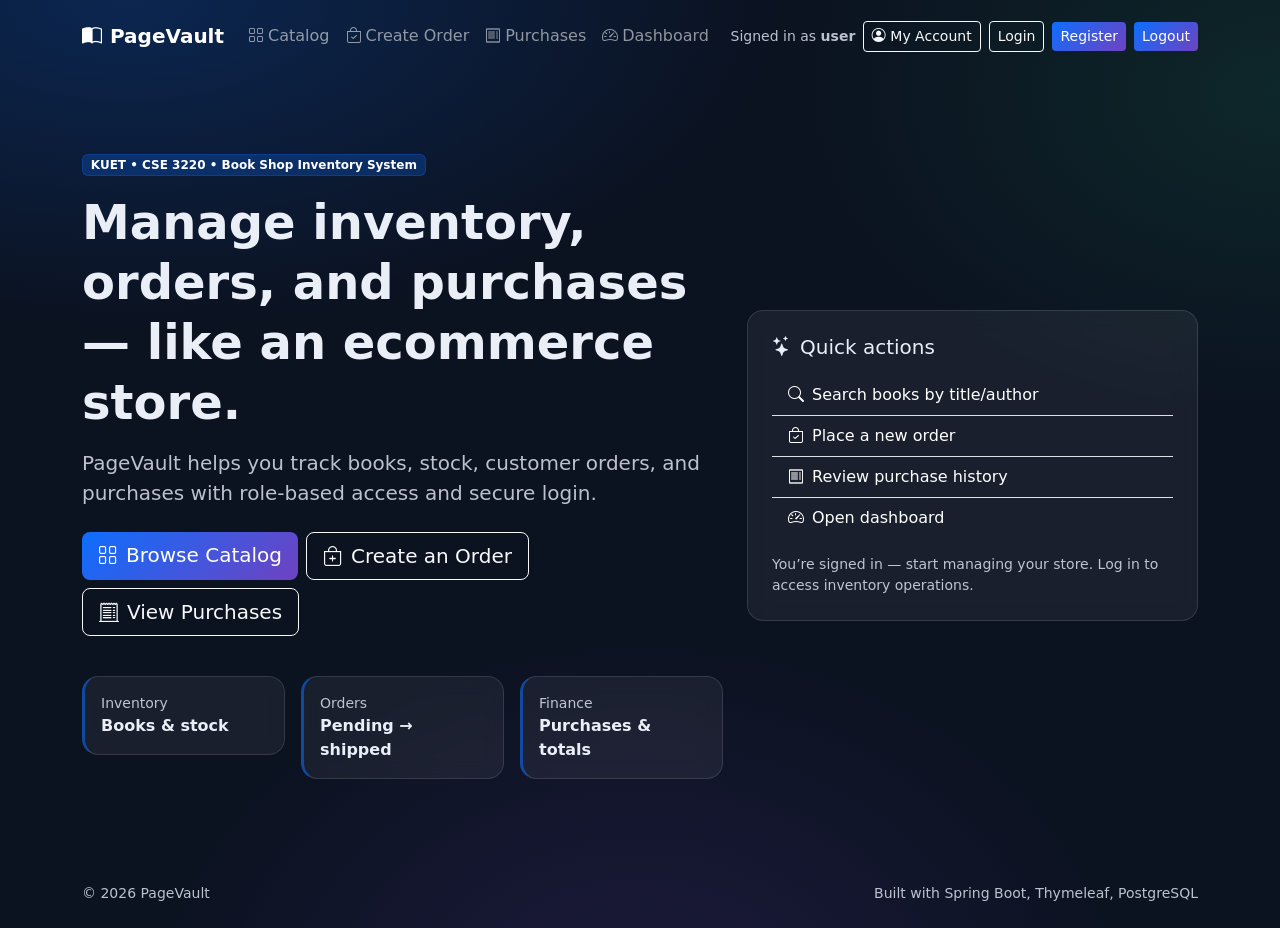
<file: src/main/resources/templates/index.html>
<!doctype html>
<html lang="en" xmlns:th="http://www.thymeleaf.org">
<head>
    <meta charset="UTF-8">
    <meta name="viewport" content="width=device-width, initial-scale=1">
    <title>PageVault • Book Shop Inventory</title>

    <link href="https://cdn.jsdelivr.net/npm/bootstrap@5.3.3/dist/css/bootstrap.min.css" rel="stylesheet"
          integrity="sha384-QWTKZyjpPEjISv5WaRU9OFeRpok6YctnYmDr5pNlyT2bRjXh0JMhjY6hW+ALEwIH" crossorigin="anonymous">
    <link rel="stylesheet" href="https://cdn.jsdelivr.net/npm/bootstrap-icons@1.11.3/font/bootstrap-icons.min.css">
    <link rel="stylesheet" th:href="@{/css/pagevault.css}">

    <style>
        body {
            background:
                    radial-gradient(1200px 600px at 10% 0%, rgba(13,110,253,.22), transparent 55%),
                    radial-gradient(900px 600px at 100% 10%, rgba(25,135,84,.18), transparent 55%),
                    radial-gradient(900px 700px at 50% 110%, rgba(111,66,193,.18), transparent 55%),
                    #0b1220;
            color: #e9eef7;
        }
        .glass {
            background: rgba(255,255,255,.06);
            border: 1px solid rgba(255,255,255,.12);
            backdrop-filter: blur(10px);
        }
        .hero {
            padding: 5rem 0;
        }
        .btn-primary {
            background: linear-gradient(135deg, #0d6efd 0%, #6f42c1 100%);
            border: none;
        }
        .muted { color: rgba(233,238,247,.80); }
        .stat {
            border-left: 3px solid rgba(13,110,253,.55);
            padding-left: 1rem;
        }
    </style>
</head>
<body>

<nav class="navbar navbar-expand-lg navbar-dark py-3">
    <div class="container">
        <a class="navbar-brand fw-semibold" th:href="@{/}">
            <i class="bi bi-book-half me-2"></i>PageVault
        </a>

        <button class="navbar-toggler" type="button" data-bs-toggle="collapse" data-bs-target="#nav">
            <span class="navbar-toggler-icon"></span>
        </button>

        <div class="collapse navbar-collapse" id="nav">
            <ul class="navbar-nav me-auto mb-2 mb-lg-0">
                <li class="nav-item"><a class="nav-link" th:href="@{/books}"><i class="bi bi-grid me-1"></i>Catalog</a></li>
                <li class="nav-item"><a class="nav-link" th:href="@{/orders/new}"><i class="bi bi-bag-check me-1"></i>Create Order</a></li>
                <li class="nav-item"><a class="nav-link" th:href="@{/purchases}"><i class="bi bi-receipt me-1"></i>Purchases</a></li>
                <li class="nav-item"><a class="nav-link" th:href="@{/dashboard}"><i class="bi bi-speedometer2 me-1"></i>Dashboard</a></li>
            </ul>

            <div class="d-flex gap-2 align-items-center">
                <div class="small muted" th:if="${#authorization.expression('isAuthenticated()')}">
                    Signed in as <span class="fw-semibold" th:text="${#authentication.name}">user</span>
                </div>
                <a class="btn btn-outline-light btn-sm" th:if="${#authorization.expression('isAuthenticated()')}" th:href="@{/me}">
                    <i class="bi bi-person-circle me-1"></i>My Account
                </a>
                <a class="btn btn-outline-light btn-sm" th:unless="${#authorization.expression('isAuthenticated()')}" th:href="@{/login}">Login</a>
                <a class="btn btn-primary btn-sm" th:unless="${#authorization.expression('isAuthenticated()')}" th:href="@{/register}">Register</a>
                <form th:if="${#authorization.expression('isAuthenticated()')}" th:action="@{/logout}" method="post" class="m-0">
                    <button class="btn btn-primary btn-sm" type="submit">Logout</button>
                </form>
            </div>
        </div>
    </div>
</nav>

<header class="hero">
    <div class="container">
        <div class="row align-items-center g-4">
            <div class="col-lg-7">
                <div class="badge text-bg-primary bg-opacity-25 border border-primary border-opacity-25 mb-3">
                    KUET • CSE 3220 • Book Shop Inventory System
                </div>
                <h1 class="display-5 fw-semibold lh-sm">Manage inventory, orders, and purchases — like an ecommerce store.</h1>
                <p class="lead muted mt-3">
                    PageVault helps you track books, stock, customer orders, and purchases with role-based access and secure login.
                </p>
                <div class="d-flex flex-wrap gap-2 mt-4">
                    <a class="btn btn-primary btn-lg" th:href="@{/books}">
                        <i class="bi bi-grid me-2"></i>Browse Catalog
                    </a>
                    <a class="btn btn-outline-light btn-lg" th:href="@{/orders/new}">
                        <i class="bi bi-bag-plus me-2"></i>Create an Order
                    </a>
                    <a class="btn btn-outline-light btn-lg" th:href="@{/purchases}">
                        <i class="bi bi-receipt-cutoff me-2"></i>View Purchases
                    </a>
                </div>

                <div class="row g-3 mt-4">
                    <div class="col-sm-4">
                        <div class="glass rounded-4 p-3 stat">
                            <div class="small muted">Inventory</div>
                            <div class="fw-semibold">Books & stock</div>
                        </div>
                    </div>
                    <div class="col-sm-4">
                        <div class="glass rounded-4 p-3 stat">
                            <div class="small muted">Orders</div>
                            <div class="fw-semibold">Pending → shipped</div>
                        </div>
                    </div>
                    <div class="col-sm-4">
                        <div class="glass rounded-4 p-3 stat">
                            <div class="small muted">Finance</div>
                            <div class="fw-semibold">Purchases & totals</div>
                        </div>
                    </div>
                </div>
            </div>

            <div class="col-lg-5">
                <div class="glass rounded-4 p-4">
                    <h2 class="h5 mb-3"><i class="bi bi-stars me-2"></i>Quick actions</h2>
                    <div class="list-group list-group-flush">
                        <a class="list-group-item list-group-item-action bg-transparent text-white border-opacity-10" th:href="@{/books}">
                            <i class="bi bi-search me-2"></i>Search books by title/author
                        </a>
                        <a class="list-group-item list-group-item-action bg-transparent text-white border-opacity-10" th:href="@{/orders/new}">
                            <i class="bi bi-bag-check me-2"></i>Place a new order
                        </a>
                        <a class="list-group-item list-group-item-action bg-transparent text-white border-opacity-10" th:href="@{/purchases}">
                            <i class="bi bi-receipt me-2"></i>Review purchase history
                        </a>
                        <a class="list-group-item list-group-item-action bg-transparent text-white border-opacity-10" th:href="@{/dashboard}">
                            <i class="bi bi-speedometer2 me-2"></i>Open dashboard
                        </a>
                    </div>

                    <div class="mt-3 small muted">
                        <span th:if="${#authorization.expression('isAuthenticated()')}">
                            You’re signed in — start managing your store.
                        </span>
                        <span th:unless="${#authorization.expression('isAuthenticated()')}">
                            Log in to access inventory operations.
                        </span>
                    </div>
                </div>
            </div>
        </div>
    </div>
</header>

<footer class="py-4">
    <div class="container small muted d-flex flex-wrap justify-content-between gap-2">
        <div>© <span th:text="${#dates.format(#dates.createNow(),'yyyy')}">2026</span> PageVault</div>
        <div>Built with Spring Boot, Thymeleaf, PostgreSQL</div>
    </div>
</footer>

<script src="https://cdn.jsdelivr.net/npm/bootstrap@5.3.3/dist/js/bootstrap.bundle.min.js"
        integrity="sha384-YvpcrYf0tY3lHB60NNkmXc5s9fDVZLESaAA55NDzOxhy9GkcIdslK1eN7N6jIeHz" crossorigin="anonymous"></script>
</body>
</html>
</file>
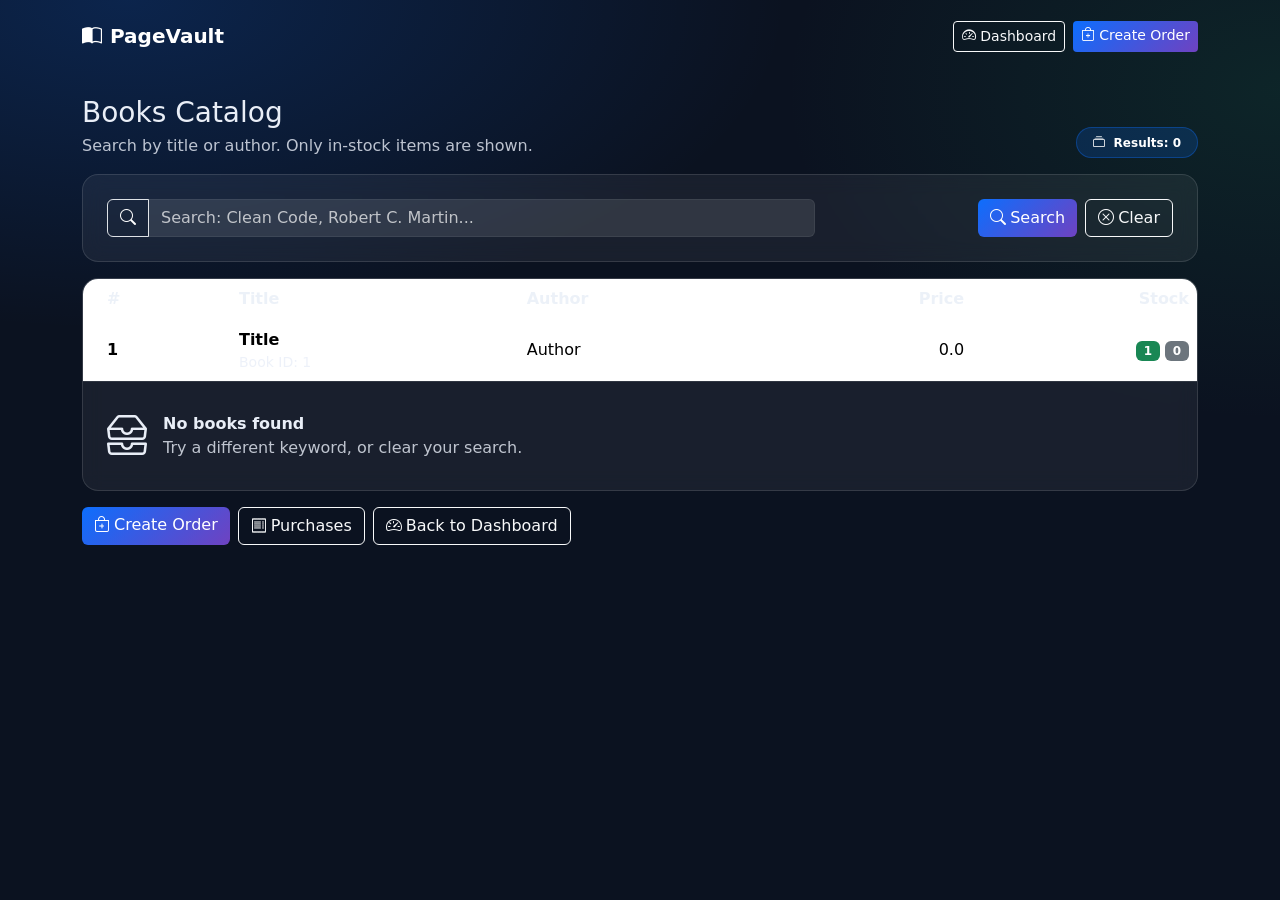
<file: src/main/resources/templates/books.html>
<!doctype html>
<html lang="en" xmlns:th="http://www.thymeleaf.org">
<head>
    <meta charset="UTF-8">
    <meta name="viewport" content="width=device-width, initial-scale=1">
    <title>Books Catalog • PageVault</title>

    <link href="https://cdn.jsdelivr.net/npm/bootstrap@5.3.3/dist/css/bootstrap.min.css" rel="stylesheet"
          integrity="sha384-QWTKZyjpPEjISv5WaRU9OFeRpok6YctnYmDr5pNlyT2bRjXh0JMhjY6hW+ALEwIH" crossorigin="anonymous">
    <link rel="stylesheet" href="https://cdn.jsdelivr.net/npm/bootstrap-icons@1.11.3/font/bootstrap-icons.min.css">
    <link rel="stylesheet" th:href="@{/css/pagevault.css}">

    <style>
        body {
            min-height: 100vh;
            background:
                    radial-gradient(1200px 600px at 10% 0%, rgba(13,110,253,.20), transparent 55%),
                    radial-gradient(900px 600px at 100% 10%, rgba(25,135,84,.16), transparent 55%),
                    #0b1220;
            color: #e9eef7;
        }
        .glass {
            background: rgba(255,255,255,.06);
            border: 1px solid rgba(255,255,255,.12);
            backdrop-filter: blur(10px);
        }
        .muted { color: rgba(233,238,247,.80); }
        .table thead th { color: rgba(233,238,247,.85); }
        .table td, .table th { border-color: rgba(255,255,255,.10) !important; }
        .table { color: #e9eef7; }
        .form-control, .form-control:focus {
            background-color: rgba(255,255,255,.10);
            border-color: rgba(255,255,255,.16);
            color: #fff;
            box-shadow: none;
        }
        .form-control::placeholder { color: rgba(255,255,255,.70); }
        .btn-primary {
            background: linear-gradient(135deg, #0d6efd 0%, #6f42c1 100%);
            border: none;
        }
        .badge-soft {
            background: rgba(13,110,253,.18);
            border: 1px solid rgba(13,110,253,.35);
        }
    </style>
</head>
<body>

<nav class="navbar navbar-dark py-3">
    <div class="container">
        <a class="navbar-brand fw-semibold" th:href="@{/}"><i class="bi bi-book-half me-2"></i>PageVault</a>
        <div class="d-flex gap-2">
            <a class="btn btn-outline-light btn-sm" th:href="@{/dashboard}"><i class="bi bi-speedometer2 me-1"></i>Dashboard</a>
            <a class="btn btn-primary btn-sm" th:href="@{/orders/new}"><i class="bi bi-bag-plus me-1"></i>Create Order</a>
        </div>
    </div>
</nav>

<main class="container py-4">
    <div class="d-flex justify-content-between align-items-end flex-wrap gap-2 mb-3">
        <div>
            <h1 class="h3 mb-1">Books Catalog</h1>
            <div class="muted">Search by title or author. Only in-stock items are shown.</div>
        </div>
        <div class="badge badge-soft rounded-pill px-3 py-2">
            <i class="bi bi-collection me-1"></i>
            <span th:text="'Results: ' + ${resultCount}">Results: 0</span>
        </div>
    </div>

    <div class="glass rounded-4 p-3 p-md-4 mb-3">
        <form th:action="@{/books}" method="get" class="row g-2 align-items-center">
            <div class="col-12 col-md-8">
                <div class="input-group">
                    <span class="input-group-text bg-transparent text-white border border-opacity-25">
                        <i class="bi bi-search"></i>
                    </span>
                    <input class="form-control" type="text" name="q" th:value="${q}" placeholder="Search: Clean Code, Robert C. Martin...">
                </div>
            </div>
            <div class="col-12 col-md-4 d-grid d-md-flex gap-2 justify-content-md-end">
                <button class="btn btn-primary" type="submit"><i class="bi bi-search me-1"></i>Search</button>
                <a class="btn btn-outline-light" th:href="@{/books}"><i class="bi bi-x-circle me-1"></i>Clear</a>
            </div>
        </form>
    </div>

    <div class="glass rounded-4 p-0 overflow-hidden">
        <div class="table-responsive" th:if="${!#lists.isEmpty(books)}">
            <table class="table table-hover mb-0 align-middle">
                <thead>
                <tr>
                    <th class="ps-4">#</th>
                    <th>Title</th>
                    <th>Author</th>
                    <th class="text-end">Price</th>
                    <th class="text-end">Stock</th>
                </tr>
                </thead>
                <tbody>
                <tr th:each="book : ${books}">
                    <td class="ps-4 fw-semibold" th:text="${book.id}">1</td>
                    <td>
                        <div class="fw-semibold" th:text="${book.title}">Title</div>
                        <div class="small muted">Book ID: <span th:text="${book.id}">1</span></div>
                    </td>
                    <td th:text="${book.author}">Author</td>
                    <td class="text-end" th:text="${book.price}">0.0</td>
                    <td class="text-end">
                        <span class="badge text-bg-success" th:if="${book.stockQuantity != null and book.stockQuantity > 0}" th:text="${book.stockQuantity}">1</span>
                        <span class="badge text-bg-secondary" th:unless="${book.stockQuantity != null and book.stockQuantity > 0}">0</span>
                    </td>
                </tr>
                </tbody>
            </table>
        </div>

        <div class="p-4" th:if="${#lists.isEmpty(books)}">
            <div class="d-flex align-items-center gap-3">
                <div class="fs-1"><i class="bi bi-inboxes"></i></div>
                <div>
                    <div class="fw-semibold">No books found</div>
                    <div class="muted">Try a different keyword, or clear your search.</div>
                </div>
            </div>
        </div>
    </div>

    <div class="d-flex flex-wrap gap-2 mt-3">
        <a class="btn btn-primary" th:href="@{/orders/new}"><i class="bi bi-bag-plus me-1"></i>Create Order</a>
        <a class="btn btn-outline-light" th:href="@{/purchases}"><i class="bi bi-receipt me-1"></i>Purchases</a>
        <a class="btn btn-outline-light" th:href="@{/dashboard}"><i class="bi bi-speedometer2 me-1"></i>Back to Dashboard</a>
    </div>
</main>

<script src="https://cdn.jsdelivr.net/npm/bootstrap@5.3.3/dist/js/bootstrap.bundle.min.js"
        integrity="sha384-YvpcrYf0tY3lHB60NNkmXc5s9fDVZLESaAA55NDzOxhy9GkcIdslK1eN7N6jIeHz" crossorigin="anonymous"></script>
</body>
</html>
</file>
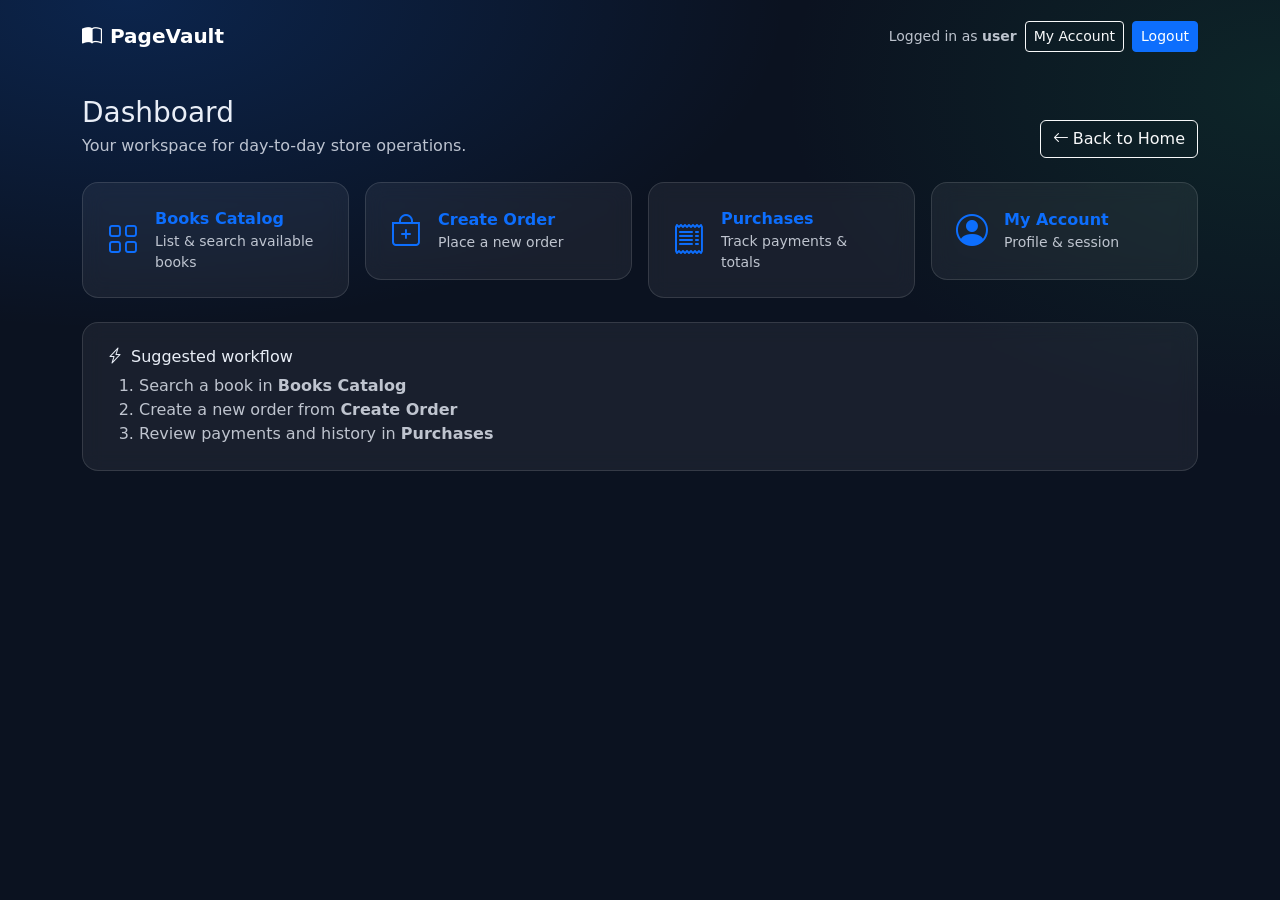
<file: src/main/resources/templates/dashboard.html>
<!doctype html>
<html lang="en" xmlns:th="http://www.thymeleaf.org">
<head>
    <meta charset="UTF-8">
    <meta name="viewport" content="width=device-width, initial-scale=1">
    <title>Dashboard • PageVault</title>

    <link href="https://cdn.jsdelivr.net/npm/bootstrap@5.3.3/dist/css/bootstrap.min.css" rel="stylesheet"
          integrity="sha384-QWTKZyjpPEjISv5WaRU9OFeRpok6YctnYmDr5pNlyT2bRjXh0JMhjY6hW+ALEwIH" crossorigin="anonymous">
    <link rel="stylesheet" href="https://cdn.jsdelivr.net/npm/bootstrap-icons@1.11.3/font/bootstrap-icons.min.css">
    <link rel="stylesheet" th:href="@{/css/pagevault.css}">

    <style>
        body {
            min-height: 100vh;
            background:
                    radial-gradient(1200px 600px at 10% 0%, rgba(13,110,253,.20), transparent 55%),
                    radial-gradient(900px 600px at 100% 10%, rgba(25,135,84,.16), transparent 55%),
                    #0b1220;
            color: #e9eef7;
        }
        .glass {
            background: rgba(255,255,255,.06);
            border: 1px solid rgba(255,255,255,.12);
            backdrop-filter: blur(10px);
        }
        .muted { color: rgba(233,238,247,.80); }
        .tile:hover { transform: translateY(-2px); transition: .15s ease; }
        a { text-decoration: none; }
    </style>
</head>
<body>

<nav class="navbar navbar-dark py-3">
    <div class="container">
        <a class="navbar-brand fw-semibold" th:href="@{/}"><i class="bi bi-book-half me-2"></i>PageVault</a>
        <div class="d-flex align-items-center gap-2">
            <div class="small muted">Logged in as <span class="fw-semibold" th:text="${#authentication.name}">user</span></div>
            <a class="btn btn-outline-light btn-sm" th:href="@{/me}">My Account</a>
            <form th:action="@{/logout}" method="post" class="m-0">
                <button type="submit" class="btn btn-primary btn-sm">Logout</button>
            </form>
        </div>
    </div>
</nav>

<main class="container py-4">
    <div class="d-flex align-items-end justify-content-between flex-wrap gap-2 mb-4">
        <div>
            <h1 class="h3 mb-1">Dashboard</h1>
            <div class="muted">Your workspace for day-to-day store operations.</div>
        </div>
        <a class="btn btn-outline-light" th:href="@{/}"><i class="bi bi-arrow-left me-1"></i>Back to Home</a>
    </div>

    <div class="row g-3">
        <div class="col-md-6 col-lg-3">
            <a class="d-block" th:href="@{/books}">
                <div class="glass rounded-4 p-4 tile h-100">
                    <div class="d-flex align-items-center gap-3">
                        <div class="fs-2"><i class="bi bi-grid"></i></div>
                        <div>
                            <div class="fw-semibold">Books Catalog</div>
                            <div class="small muted">List & search available books</div>
                        </div>
                    </div>
                </div>
            </a>
        </div>
        <div class="col-md-6 col-lg-3">
            <a class="d-block" th:href="@{/orders/new}">
                <div class="glass rounded-4 p-4 tile h-100">
                    <div class="d-flex align-items-center gap-3">
                        <div class="fs-2"><i class="bi bi-bag-plus"></i></div>
                        <div>
                            <div class="fw-semibold">Create Order</div>
                            <div class="small muted">Place a new order</div>
                        </div>
                    </div>
                </div>
            </a>
        </div>
        <div class="col-md-6 col-lg-3">
            <a class="d-block" th:href="@{/purchases}">
                <div class="glass rounded-4 p-4 tile h-100">
                    <div class="d-flex align-items-center gap-3">
                        <div class="fs-2"><i class="bi bi-receipt"></i></div>
                        <div>
                            <div class="fw-semibold">Purchases</div>
                            <div class="small muted">Track payments & totals</div>
                        </div>
                    </div>
                </div>
            </a>
        </div>
        <div class="col-md-6 col-lg-3">
            <a class="d-block" th:href="@{/me}">
                <div class="glass rounded-4 p-4 tile h-100">
                    <div class="d-flex align-items-center gap-3">
                        <div class="fs-2"><i class="bi bi-person-circle"></i></div>
                        <div>
                            <div class="fw-semibold">My Account</div>
                            <div class="small muted">Profile & session</div>
                        </div>
                    </div>
                </div>
            </a>
        </div>
    </div>

    <div class="glass rounded-4 p-4 mt-4">
        <h2 class="h6 mb-2"><i class="bi bi-lightning-charge me-2"></i>Suggested workflow</h2>
        <ol class="mb-0 muted">
            <li>Search a book in <strong>Books Catalog</strong></li>
            <li>Create a new order from <strong>Create Order</strong></li>
            <li>Review payments and history in <strong>Purchases</strong></li>
        </ol>
    </div>
</main>

<script src="https://cdn.jsdelivr.net/npm/bootstrap@5.3.3/dist/js/bootstrap.bundle.min.js"
        integrity="sha384-YvpcrYf0tY3lHB60NNkmXc5s9fDVZLESaAA55NDzOxhy9GkcIdslK1eN7N6jIeHz" crossorigin="anonymous"></script>
</body>
</html>
</file>
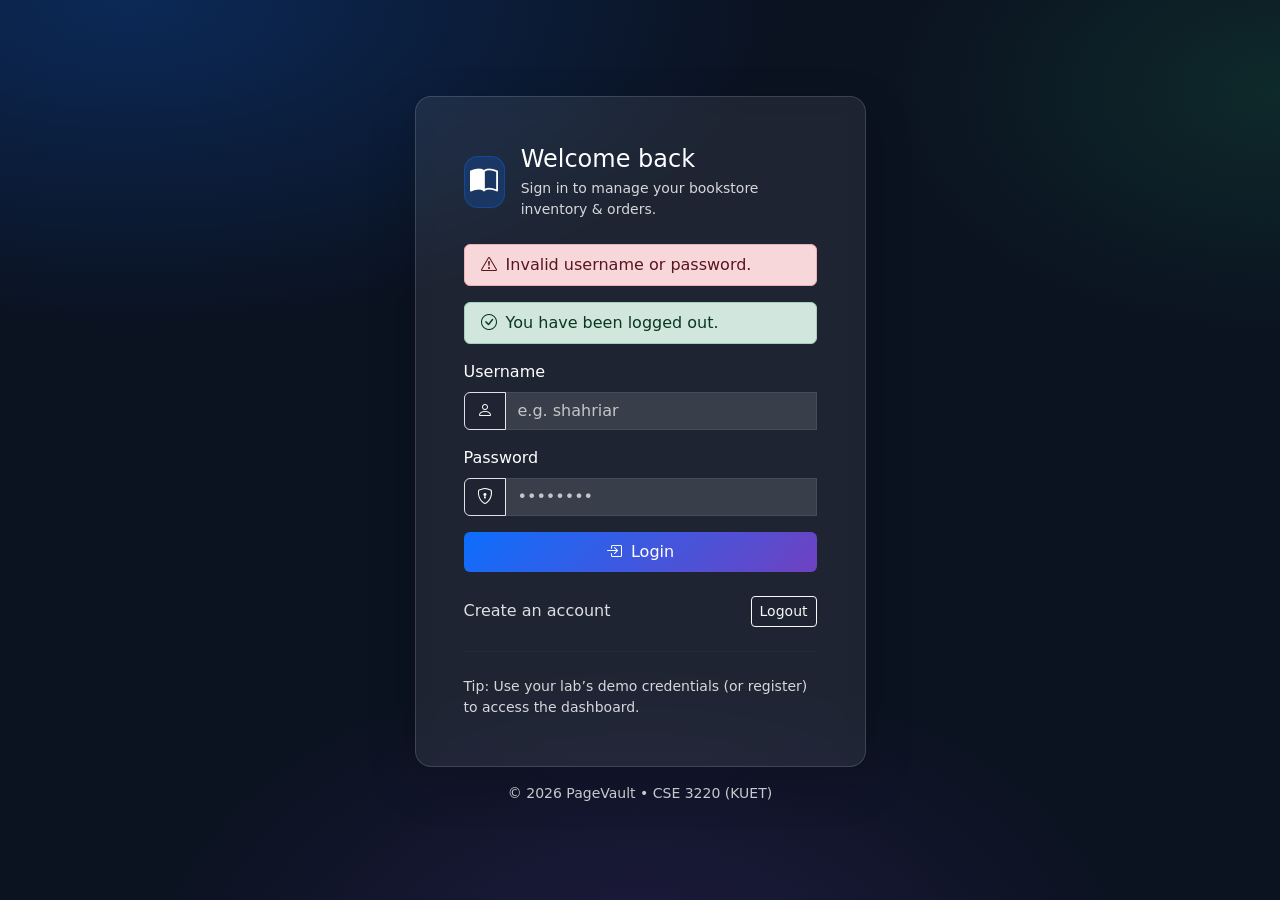
<file: src/main/resources/templates/login.html>
<!doctype html>
<html lang="en" xmlns:th="http://www.thymeleaf.org">
<head>
    <meta charset="UTF-8">
    <meta name="viewport" content="width=device-width, initial-scale=1">
    <title>Login • PageVault</title>

    <link href="https://cdn.jsdelivr.net/npm/bootstrap@5.3.3/dist/css/bootstrap.min.css" rel="stylesheet"
          integrity="sha384-QWTKZyjpPEjISv5WaRU9OFeRpok6YctnYmDr5pNlyT2bRjXh0JMhjY6hW+ALEwIH" crossorigin="anonymous">
    <link rel="stylesheet" href="https://cdn.jsdelivr.net/npm/bootstrap-icons@1.11.3/font/bootstrap-icons.min.css">
    <link rel="stylesheet" th:href="@{/css/pagevault.css}">

    <style>
        body {
            min-height: 100vh;
            background:
                    radial-gradient(1200px 600px at 10% 0%, rgba(13,110,253,.25), transparent 55%),
                    radial-gradient(800px 500px at 100% 10%, rgba(25,135,84,.20), transparent 50%),
                    radial-gradient(900px 600px at 50% 110%, rgba(111,66,193,.20), transparent 55%),
                    #0b1220;
        }
        .card-glass {
            background: rgba(255, 255, 255, .08);
            border: 1px solid rgba(255, 255, 255, .14);
            backdrop-filter: blur(10px);
        }
        .brand-badge {
            width: 52px;
            height: 52px;
            border-radius: 14px;
            display: inline-flex;
            align-items: center;
            justify-content: center;
            background: rgba(13,110,253,.20);
            border: 1px solid rgba(13,110,253,.35);
        }
        .text-muted-2 { color: rgba(255,255,255,.82) !important; }
        .form-control, .form-control:focus {
            background-color: rgba(255,255,255,.12);
            border-color: rgba(255,255,255,.18);
            color: #fff;
            box-shadow: none;
        }
        .form-control::placeholder { color: rgba(255,255,255,.70); }
        .btn-primary {
            background: linear-gradient(135deg, #0d6efd 0%, #6f42c1 100%);
            border: none;
        }
        a { color: rgba(255,255,255,.85); }
        a:hover { color: #fff; }
    </style>
</head>
<body>

<main class="container">
    <div class="row min-vh-100 align-items-center justify-content-center py-5">
        <div class="col-12 col-md-9 col-lg-7 col-xl-5">
            <div class="card card-glass shadow-lg text-white rounded-4">
                <div class="card-body p-4 p-md-5">

                    <div class="d-flex align-items-center gap-3 mb-4">
                        <div class="brand-badge">
                            <i class="bi bi-book-half fs-3"></i>
                        </div>
                        <div>
                            <h1 class="h4 mb-1">Welcome back</h1>
                            <div class="text-muted-2 small">Sign in to manage your bookstore inventory & orders.</div>
                        </div>
                    </div>

                    <div th:if="${param.error}" class="alert alert-danger py-2" role="alert">
                        <i class="bi bi-exclamation-triangle me-1"></i>
                        Invalid username or password.
                    </div>
                    <div th:if="${param.logout}" class="alert alert-success py-2" role="alert">
                        <i class="bi bi-check-circle me-1"></i>
                        You have been logged out.
                    </div>

                    <form th:action="@{/login}" method="post" class="needs-validation" novalidate>
                        <div class="mb-3">
                            <label class="form-label">Username</label>
                            <div class="input-group">
                                <span class="input-group-text bg-transparent text-white border border-opacity-25">
                                    <i class="bi bi-person"></i>
                                </span>
                                <input class="form-control" type="text" name="username" placeholder="e.g. shahriar" required>
                                <div class="invalid-feedback">Username is required.</div>
                            </div>
                        </div>

                        <div class="mb-3">
                            <label class="form-label">Password</label>
                            <div class="input-group">
                                <span class="input-group-text bg-transparent text-white border border-opacity-25">
                                    <i class="bi bi-shield-lock"></i>
                                </span>
                                <input class="form-control" type="password" name="password" placeholder="••••••••" required>
                                <div class="invalid-feedback">Password is required.</div>
                            </div>
                        </div>

                        <button class="btn btn-primary w-100 py-2" type="submit">
                            <i class="bi bi-box-arrow-in-right me-1"></i>
                            Login
                        </button>
                    </form>

                    <div class="d-flex justify-content-between align-items-center mt-4">
                        <a th:href="@{/register}" class="text-decoration-none">
                            Create an account
                        </a>
                        <form th:action="@{/logout}" method="post" class="m-0">
                            <button class="btn btn-outline-light btn-sm" type="submit">Logout</button>
                        </form>
                    </div>

                    <hr class="border-light border-opacity-10 my-4">
                    <div class="text-muted-2 small">
                        Tip: Use your lab’s demo credentials (or register) to access the dashboard.
                    </div>

                </div>
            </div>

            <div class="text-center text-muted-2 small mt-3">
                © <span th:text="${#dates.format(#dates.createNow(),'yyyy')}">2026</span> PageVault • CSE 3220 (KUET)
            </div>
        </div>
    </div>
</main>

<script src="https://cdn.jsdelivr.net/npm/bootstrap@5.3.3/dist/js/bootstrap.bundle.min.js"
        integrity="sha384-YvpcrYf0tY3lHB60NNkmXc5s9fDVZLESaAA55NDzOxhy9GkcIdslK1eN7N6jIeHz" crossorigin="anonymous"></script>
<script>
    // Bootstrap client-side validation
    (() => {
        'use strict';
        const forms = document.querySelectorAll('.needs-validation');
        Array.from(forms).forEach(form => {
            form.addEventListener('submit', event => {
                if (!form.checkValidity()) {
                    event.preventDefault();
                    event.stopPropagation();
                }
                form.classList.add('was-validated');
            }, false);
        });
    })();
</script>
</body>
</html>
</file>
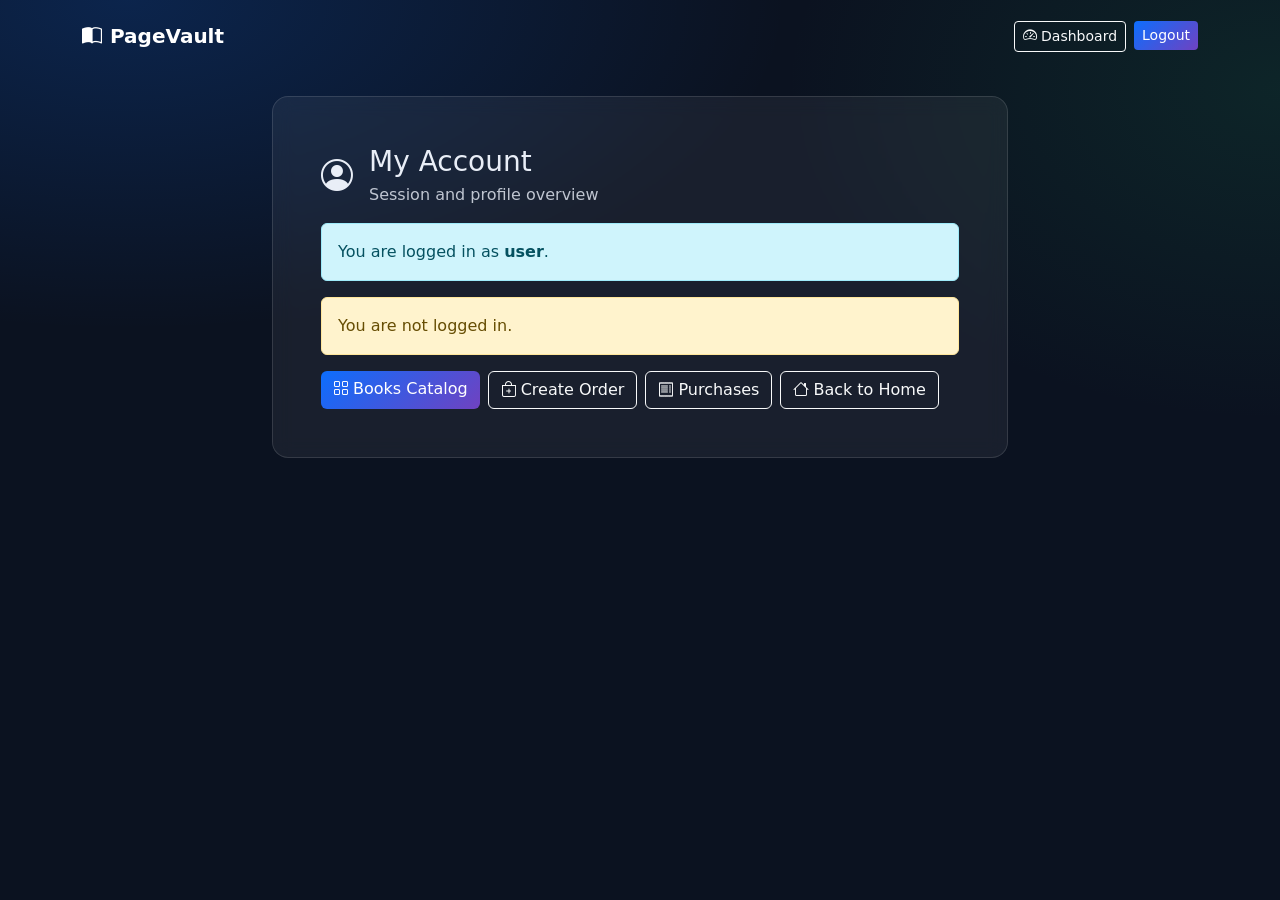
<file: src/main/resources/templates/me.html>
<!doctype html>
<html lang="en" xmlns:th="http://www.thymeleaf.org">
<head>
    <meta charset="UTF-8">
    <meta name="viewport" content="width=device-width, initial-scale=1">
    <title>My Account • PageVault</title>

    <link href="https://cdn.jsdelivr.net/npm/bootstrap@5.3.3/dist/css/bootstrap.min.css" rel="stylesheet"
          integrity="sha384-QWTKZyjpPEjISv5WaRU9OFeRpok6YctnYmDr5pNlyT2bRjXh0JMhjY6hW+ALEwIH" crossorigin="anonymous">
    <link rel="stylesheet" href="https://cdn.jsdelivr.net/npm/bootstrap-icons@1.11.3/font/bootstrap-icons.min.css">
    <link rel="stylesheet" th:href="@{/css/pagevault.css}">

    <style>
        body {
            min-height: 100vh;
            background:
                    radial-gradient(1200px 600px at 10% 0%, rgba(13,110,253,.20), transparent 55%),
                    radial-gradient(900px 600px at 100% 10%, rgba(25,135,84,.16), transparent 55%),
                    #0b1220;
            color: #e9eef7;
        }
        .glass {
            background: rgba(255,255,255,.06);
            border: 1px solid rgba(255,255,255,.12);
            backdrop-filter: blur(10px);
        }
        .muted { color: rgba(233,238,247,.80); }
        .btn-primary {
            background: linear-gradient(135deg, #0d6efd 0%, #6f42c1 100%);
            border: none;
        }
    </style>
</head>
<body>

<nav class="navbar navbar-dark py-3">
    <div class="container">
        <a class="navbar-brand fw-semibold" th:href="@{/}"><i class="bi bi-book-half me-2"></i>PageVault</a>
        <div class="d-flex gap-2">
            <a class="btn btn-outline-light btn-sm" th:href="@{/dashboard}"><i class="bi bi-speedometer2 me-1"></i>Dashboard</a>
            <form th:action="@{/logout}" method="post" class="m-0">
                <button class="btn btn-primary btn-sm" type="submit">Logout</button>
            </form>
        </div>
    </div>
</nav>

<main class="container py-4">
    <div class="row justify-content-center">
        <div class="col-12 col-lg-8">
            <div class="glass rounded-4 p-4 p-md-5">
                <div class="d-flex align-items-center gap-3 mb-3">
                    <div class="fs-2"><i class="bi bi-person-circle"></i></div>
                    <div>
                        <h1 class="h3 mb-1">My Account</h1>
                        <div class="muted">Session and profile overview</div>
                    </div>
                </div>

                <div class="alert alert-info" th:if="${username}">
                    You are logged in as <strong th:text="${username}">user</strong>.
                </div>
                <div class="alert alert-warning" th:unless="${username}">
                    You are not logged in.
                </div>

                <div class="d-flex flex-wrap gap-2">
                    <a class="btn btn-primary" th:href="@{/books}"><i class="bi bi-grid me-1"></i>Books Catalog</a>
                    <a class="btn btn-outline-light" th:href="@{/orders/new}"><i class="bi bi-bag-plus me-1"></i>Create Order</a>
                    <a class="btn btn-outline-light" th:href="@{/purchases}"><i class="bi bi-receipt me-1"></i>Purchases</a>
                    <a class="btn btn-outline-light" th:href="@{/}"><i class="bi bi-house me-1"></i>Back to Home</a>
                </div>
            </div>
        </div>
    </div>
</main>

<script src="https://cdn.jsdelivr.net/npm/bootstrap@5.3.3/dist/js/bootstrap.bundle.min.js"
        integrity="sha384-YvpcrYf0tY3lHB60NNkmXc5s9fDVZLESaAA55NDzOxhy9GkcIdslK1eN7N6jIeHz" crossorigin="anonymous"></script>
</body>
</html>
</file>
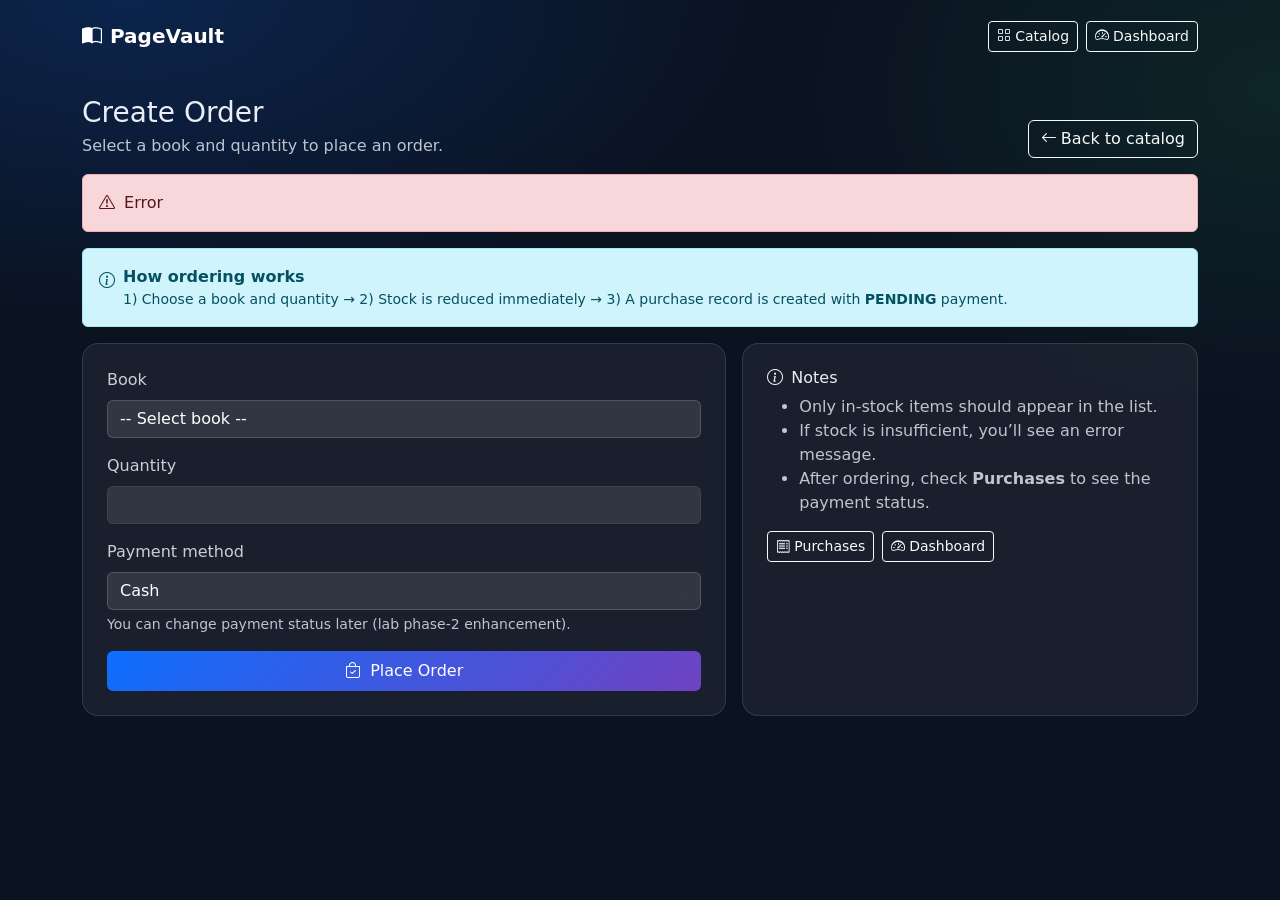
<file: src/main/resources/templates/order-form.html>
<!doctype html>
<html lang="en" xmlns:th="http://www.thymeleaf.org">
<head>
    <meta charset="UTF-8">
    <meta name="viewport" content="width=device-width, initial-scale=1">
    <title>Create Order • PageVault</title>

    <link href="https://cdn.jsdelivr.net/npm/bootstrap@5.3.3/dist/css/bootstrap.min.css" rel="stylesheet"
          integrity="sha384-QWTKZyjpPEjISv5WaRU9OFeRpok6YctnYmDr5pNlyT2bRjXh0JMhjY6hW+ALEwIH" crossorigin="anonymous">
    <link rel="stylesheet" href="https://cdn.jsdelivr.net/npm/bootstrap-icons@1.11.3/font/bootstrap-icons.min.css">
    <link rel="stylesheet" th:href="@{/css/pagevault.css}">

    <style>
        body {
            min-height: 100vh;
            background:
                    radial-gradient(1200px 600px at 10% 0%, rgba(13,110,253,.20), transparent 55%),
                    radial-gradient(900px 600px at 100% 10%, rgba(25,135,84,.16), transparent 55%),
                    #0b1220;
            color: #e9eef7;
        }
        .glass {
            background: rgba(255,255,255,.06);
            border: 1px solid rgba(255,255,255,.12);
            backdrop-filter: blur(10px);
        }
        .muted { color: rgba(233,238,247,.80); }
        .form-control, .form-control:focus, .form-select, .form-select:focus {
            background-color: rgba(255,255,255,.10);
            border-color: rgba(255,255,255,.16);
            color: #fff;
            box-shadow: none;
        }
        .btn-primary {
            background: linear-gradient(135deg, #0d6efd 0%, #6f42c1 100%);
            border: none;
        }
        label { color: rgba(233,238,247,.85); }
    </style>
</head>
<body>

<nav class="navbar navbar-dark py-3">
    <div class="container">
        <a class="navbar-brand fw-semibold" th:href="@{/}"><i class="bi bi-book-half me-2"></i>PageVault</a>
        <div class="d-flex gap-2">
            <a class="btn btn-outline-light btn-sm" th:href="@{/books}"><i class="bi bi-grid me-1"></i>Catalog</a>
            <a class="btn btn-outline-light btn-sm" th:href="@{/dashboard}"><i class="bi bi-speedometer2 me-1"></i>Dashboard</a>
        </div>
    </div>
</nav>

<main class="container py-4">
    <div class="d-flex justify-content-between align-items-end flex-wrap gap-2 mb-3">
        <div>
            <h1 class="h3 mb-1">Create Order</h1>
            <div class="muted">Select a book and quantity to place an order.</div>
        </div>
        <a class="btn btn-outline-light" th:href="@{/books}"><i class="bi bi-arrow-left me-1"></i>Back to catalog</a>
    </div>

    <div th:if="${error}" class="alert alert-danger" role="alert">
        <i class="bi bi-exclamation-triangle me-1"></i>
        <span th:text="${error}">Error</span>
    </div>

    <div class="alert alert-info" role="alert">
        <div class="d-flex gap-2">
            <i class="bi bi-info-circle mt-1"></i>
            <div>
                <div class="fw-semibold">How ordering works</div>
                <div class="small">
                    1) Choose a book and quantity → 2) Stock is reduced immediately → 3) A purchase record is created with <strong>PENDING</strong> payment.
                </div>
            </div>
        </div>
    </div>

    <div class="row g-3">
        <div class="col-lg-7">
            <div class="glass rounded-4 p-4">
                <form th:action="@{/orders/new}" th:object="${orderForm}" method="post" class="needs-validation" novalidate>
                    <div class="mb-3">
                        <label class="form-label">Book</label>
                        <select class="form-select" th:field="*{bookId}" required>
                            <option value="">-- Select book --</option>
                            <option th:each="book : ${books}" th:value="${book.id}"
                                    th:text="${book.title + ' by ' + book.author + ' (Stock: ' + book.stockQuantity + ')'}">
                                Book
                            </option>
                        </select>
                        <div class="invalid-feedback">Please select a book.</div>
                    </div>

                    <div class="mb-3">
                        <label class="form-label">Quantity</label>
                        <input class="form-control" type="number" min="1" step="1" th:field="*{quantity}" required>
                        <div class="invalid-feedback">Please enter a quantity (min 1).</div>
                    </div>

                    <div class="mb-3">
                        <label class="form-label">Payment method</label>
                        <select class="form-select" th:field="*{paymentMethod}" required>
                            <option value="CASH">Cash</option>
                            <option value="CARD">Card</option>
                            <option value="MOBILE_BANKING">Mobile Banking</option>
                        </select>
                        <div class="form-text muted">You can change payment status later (lab phase-2 enhancement).</div>
                        <div class="invalid-feedback">Please select a payment method.</div>
                    </div>

                    <button type="submit" class="btn btn-primary w-100 py-2">
                        <i class="bi bi-bag-check me-1"></i>
                        Place Order
                    </button>
                </form>
            </div>
        </div>

        <div class="col-lg-5">
            <div class="glass rounded-4 p-4 h-100">
                <h2 class="h6 mb-2"><i class="bi bi-info-circle me-2"></i>Notes</h2>
                <ul class="mb-0 muted">
                    <li>Only in-stock items should appear in the list.</li>
                    <li>If stock is insufficient, you’ll see an error message.</li>
                    <li>After ordering, check <strong>Purchases</strong> to see the payment status.</li>
                </ul>
                <div class="d-flex flex-wrap gap-2 mt-3">
                    <a class="btn btn-outline-light btn-sm" th:href="@{/purchases}"><i class="bi bi-receipt me-1"></i>Purchases</a>
                    <a class="btn btn-outline-light btn-sm" th:href="@{/dashboard}"><i class="bi bi-speedometer2 me-1"></i>Dashboard</a>
                </div>
            </div>
        </div>
    </div>
</main>

<script src="https://cdn.jsdelivr.net/npm/bootstrap@5.3.3/dist/js/bootstrap.bundle.min.js"
        integrity="sha384-YvpcrYf0tY3lHB60NNkmXc5s9fDVZLESaAA55NDzOxhy9GkcIdslK1eN7N6jIeHz" crossorigin="anonymous"></script>
<script>
    (() => {
        'use strict';
        const forms = document.querySelectorAll('.needs-validation');
        Array.from(forms).forEach(form => {
            form.addEventListener('submit', event => {
                if (!form.checkValidity()) {
                    event.preventDefault();
                    event.stopPropagation();
                }
                form.classList.add('was-validated');
            }, false);
        });
    })();
</script>
</body>
</html>
</file>
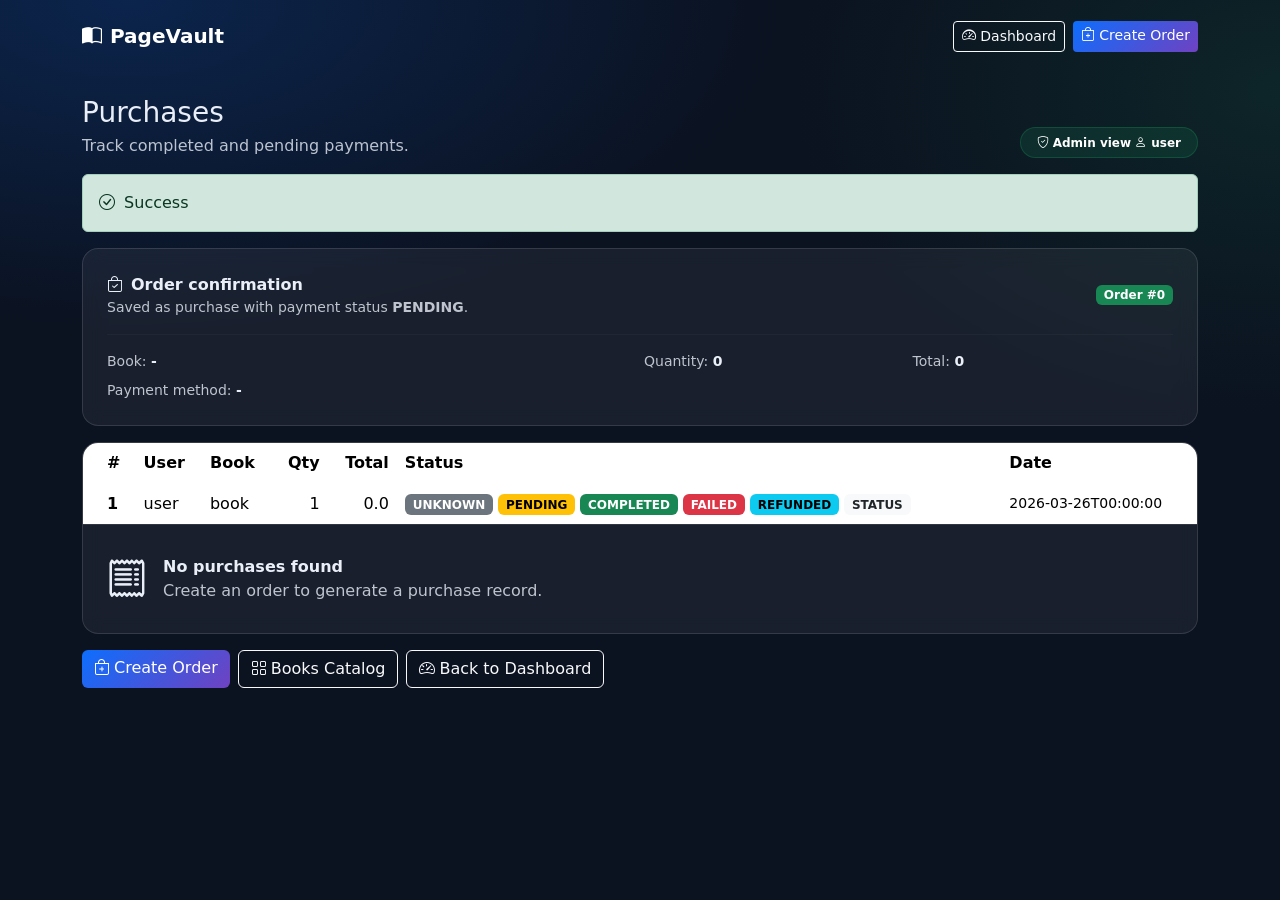
<file: src/main/resources/templates/purchases.html>
<!doctype html>
<html lang="en" xmlns:th="http://www.thymeleaf.org">
<head>
    <meta charset="UTF-8">
    <meta name="viewport" content="width=device-width, initial-scale=1">
    <title>Purchases • PageVault</title>

    <link href="https://cdn.jsdelivr.net/npm/bootstrap@5.3.3/dist/css/bootstrap.min.css" rel="stylesheet"
          integrity="sha384-QWTKZyjpPEjISv5WaRU9OFeRpok6YctnYmDr5pNlyT2bRjXh0JMhjY6hW+ALEwIH" crossorigin="anonymous">
    <link rel="stylesheet" href="https://cdn.jsdelivr.net/npm/bootstrap-icons@1.11.3/font/bootstrap-icons.min.css">
    <link rel="stylesheet" th:href="@{/css/pagevault.css}">

    <style>
        body {
            min-height: 100vh;
            background:
                    radial-gradient(1200px 600px at 10% 0%, rgba(13,110,253,.20), transparent 55%),
                    radial-gradient(900px 600px at 100% 10%, rgba(25,135,84,.16), transparent 55%),
                    #0b1220;
            color: #e9eef7;
        }
        .glass {
            background: rgba(255,255,255,.06);
            border: 1px solid rgba(255,255,255,.12);
            backdrop-filter: blur(10px);
        }
        .muted { color: rgba(233,238,247,.80); }
        .table td, .table th { border-color: rgba(255,255,255,.10) !important; }
        .table { color: #e9eef7; }
        .btn-primary {
            background: linear-gradient(135deg, #0d6efd 0%, #6f42c1 100%);
            border: none;
        }
        .badge-soft {
            background: rgba(25,135,84,.18);
            border: 1px solid rgba(25,135,84,.35);
        }
    </style>
</head>
<body>

<nav class="navbar navbar-dark py-3">
    <div class="container">
        <a class="navbar-brand fw-semibold" th:href="@{/}"><i class="bi bi-book-half me-2"></i>PageVault</a>
        <div class="d-flex gap-2">
            <a class="btn btn-outline-light btn-sm" th:href="@{/dashboard}"><i class="bi bi-speedometer2 me-1"></i>Dashboard</a>
            <a class="btn btn-primary btn-sm" th:href="@{/orders/new}"><i class="bi bi-bag-plus me-1"></i>Create Order</a>
        </div>
    </div>
</nav>

<main class="container py-4">
    <div class="d-flex justify-content-between align-items-end flex-wrap gap-2 mb-3">
        <div>
            <h1 class="h3 mb-1">Purchases</h1>
            <div class="muted">Track completed and pending payments.</div>
        </div>
        <div class="badge badge-soft rounded-pill px-3 py-2">
            <span th:if="${isAdmin}"><i class="bi bi-shield-check me-1"></i>Admin view</span>
            <span th:unless="${isAdmin}"><i class="bi bi-person me-1"></i><span th:text="${username}">user</span></span>
        </div>
    </div>

    <div th:if="${success}" class="alert alert-success" role="alert">
        <i class="bi bi-check-circle me-1"></i>
        <span th:text="${success}">Success</span>
    </div>

    <div th:if="${orderId}" class="glass rounded-4 p-4 mb-3">
        <div class="d-flex align-items-center justify-content-between flex-wrap gap-2">
            <div>
                <div class="fw-semibold"><i class="bi bi-bag-check me-2"></i>Order confirmation</div>
                <div class="muted small">Saved as purchase with payment status <strong>PENDING</strong>.</div>
            </div>
            <span class="badge text-bg-success">Order #<span th:text="${orderId}">0</span></span>
        </div>
        <hr class="border-light border-opacity-10 my-3">
        <div class="row g-2 small">
            <div class="col-md-6"><span class="muted">Book:</span> <span class="fw-semibold" th:text="${bookTitle}">-</span></div>
            <div class="col-md-3"><span class="muted">Quantity:</span> <span class="fw-semibold" th:text="${quantity}">0</span></div>
            <div class="col-md-3"><span class="muted">Total:</span> <span class="fw-semibold" th:text="${total}">0</span></div>
            <div class="col-md-6"><span class="muted">Payment method:</span> <span class="fw-semibold" th:text="${paymentMethod}">-</span></div>
        </div>
    </div>

    <div class="glass rounded-4 p-0 overflow-hidden">
        <div class="table-responsive" th:if="${!#lists.isEmpty(purchases)}">
            <table class="table table-hover mb-0 align-middle">
                <thead>
                <tr>
                    <th class="ps-4">#</th>
                    <th>User</th>
                    <th>Book</th>
                    <th class="text-end">Qty</th>
                    <th class="text-end">Total</th>
                    <th>Status</th>
                    <th>Date</th>
                </tr>
                </thead>
                <tbody>
                <tr th:each="purchase : ${purchases}">
                    <td class="ps-4 fw-semibold" th:text="${purchase.id}">1</td>
                    <td th:text="${purchase.user != null ? purchase.user.username : '-'}">user</td>
                    <td th:text="${purchase.book != null ? purchase.book.title : '-'}">book</td>
                    <td class="text-end" th:text="${purchase.quantity}">1</td>
                    <td class="text-end" th:text="${purchase.totalAmount}">0.0</td>
                    <td>
                        <span class="badge text-bg-secondary" th:if="${purchase.paymentStatus == null}" >UNKNOWN</span>
                        <span class="badge text-bg-warning" th:if="${purchase.paymentStatus != null and purchase.paymentStatus.name() == 'PENDING'}">PENDING</span>
                        <span class="badge text-bg-success" th:if="${purchase.paymentStatus != null and purchase.paymentStatus.name() == 'COMPLETED'}">COMPLETED</span>
                        <span class="badge text-bg-danger" th:if="${purchase.paymentStatus != null and purchase.paymentStatus.name() == 'FAILED'}">FAILED</span>
                        <span class="badge text-bg-info" th:if="${purchase.paymentStatus != null and purchase.paymentStatus.name() == 'REFUNDED'}">REFUNDED</span>
                        <span class="badge text-bg-light text-dark" th:if="${purchase.paymentStatus != null and purchase.paymentStatus.name() != 'PENDING' and purchase.paymentStatus.name() != 'COMPLETED' and purchase.paymentStatus.name() != 'FAILED' and purchase.paymentStatus.name() != 'REFUNDED'}"
                              th:text="${purchase.paymentStatus}">STATUS</span>
                    </td>
                    <td class="small" th:text="${purchase.purchaseDate}">2026-03-26T00:00:00</td>
                </tr>
                </tbody>
            </table>
        </div>

        <div class="p-4" th:if="${#lists.isEmpty(purchases)}">
            <div class="d-flex align-items-center gap-3">
                <div class="fs-1"><i class="bi bi-receipt"></i></div>
                <div>
                    <div class="fw-semibold">No purchases found</div>
                    <div class="muted">Create an order to generate a purchase record.</div>
                </div>
            </div>
        </div>
    </div>

    <div class="d-flex flex-wrap gap-2 mt-3">
        <a class="btn btn-primary" th:href="@{/orders/new}"><i class="bi bi-bag-plus me-1"></i>Create Order</a>
        <a class="btn btn-outline-light" th:href="@{/books}"><i class="bi bi-grid me-1"></i>Books Catalog</a>
        <a class="btn btn-outline-light" th:href="@{/dashboard}"><i class="bi bi-speedometer2 me-1"></i>Back to Dashboard</a>
    </div>
</main>

<script src="https://cdn.jsdelivr.net/npm/bootstrap@5.3.3/dist/js/bootstrap.bundle.min.js"
        integrity="sha384-YvpcrYf0tY3lHB60NNkmXc5s9fDVZLESaAA55NDzOxhy9GkcIdslK1eN7N6jIeHz" crossorigin="anonymous"></script>
</body>
</html>
</file>
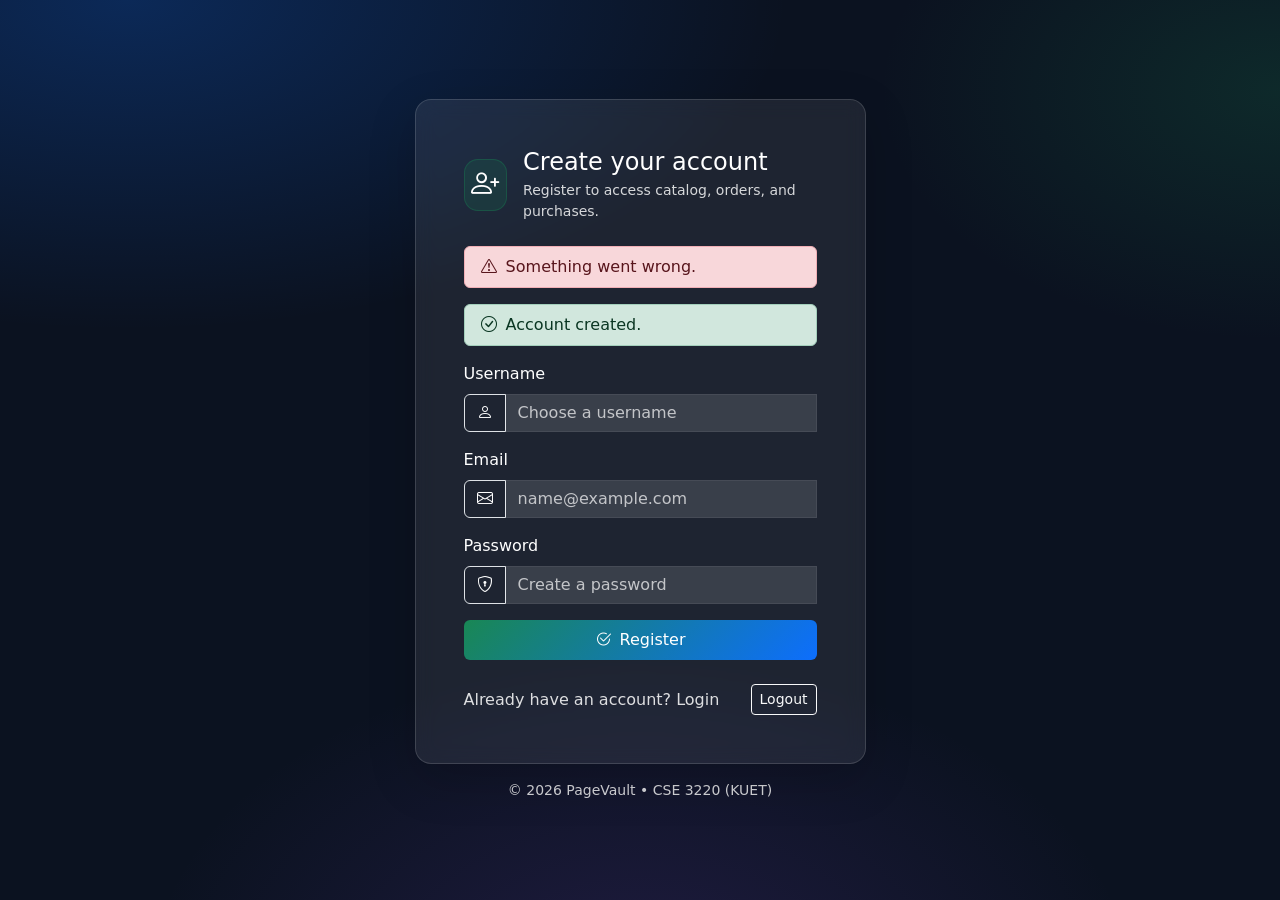
<file: src/main/resources/templates/registration.html>
<!doctype html>
<html lang="en" xmlns:th="http://www.thymeleaf.org">
<head>
    <meta charset="UTF-8">
    <meta name="viewport" content="width=device-width, initial-scale=1">
    <title>Register • PageVault</title>

    <link href="https://cdn.jsdelivr.net/npm/bootstrap@5.3.3/dist/css/bootstrap.min.css" rel="stylesheet"
          integrity="sha384-QWTKZyjpPEjISv5WaRU9OFeRpok6YctnYmDr5pNlyT2bRjXh0JMhjY6hW+ALEwIH" crossorigin="anonymous">
    <link rel="stylesheet" href="https://cdn.jsdelivr.net/npm/bootstrap-icons@1.11.3/font/bootstrap-icons.min.css">
    <link rel="stylesheet" th:href="@{/css/pagevault.css}">

    <style>
        body {
            min-height: 100vh;
            background:
                    radial-gradient(1200px 600px at 10% 0%, rgba(13,110,253,.25), transparent 55%),
                    radial-gradient(800px 500px at 100% 10%, rgba(25,135,84,.20), transparent 50%),
                    radial-gradient(900px 600px at 50% 110%, rgba(111,66,193,.20), transparent 55%),
                    #0b1220;
            color: #fff;
        }
        .card-glass {
            background: rgba(255, 255, 255, .08);
            border: 1px solid rgba(255, 255, 255, .14);
            backdrop-filter: blur(10px);
        }
        .brand-badge {
            width: 52px;
            height: 52px;
            border-radius: 14px;
            display: inline-flex;
            align-items: center;
            justify-content: center;
            background: rgba(25,135,84,.18);
            border: 1px solid rgba(25,135,84,.35);
        }
        .text-muted-2 { color: rgba(255,255,255,.82) !important; }
        .form-control, .form-control:focus {
            background-color: rgba(255,255,255,.12);
            border-color: rgba(255,255,255,.18);
            color: #fff;
            box-shadow: none;
        }
        .form-control::placeholder { color: rgba(255,255,255,.70); }
        .btn-primary {
            background: linear-gradient(135deg, #198754 0%, #0d6efd 100%);
            border: none;
        }
        a { color: rgba(255,255,255,.85); }
        a:hover { color: #fff; }
    </style>
</head>
<body>

<main class="container">
    <div class="row min-vh-100 align-items-center justify-content-center py-5">
        <div class="col-12 col-md-9 col-lg-7 col-xl-5">
            <div class="card card-glass shadow-lg text-white rounded-4">
                <div class="card-body p-4 p-md-5">

                    <div class="d-flex align-items-center gap-3 mb-4">
                        <div class="brand-badge">
                            <i class="bi bi-person-plus fs-3"></i>
                        </div>
                        <div>
                            <h1 class="h4 mb-1">Create your account</h1>
                            <div class="text-muted-2 small">Register to access catalog, orders, and purchases.</div>
                        </div>
                    </div>

                    <div th:if="${error}" class="alert alert-danger py-2" role="alert">
                        <i class="bi bi-exclamation-triangle me-1"></i>
                        <span th:text="${error}">Something went wrong.</span>
                    </div>
                    <div th:if="${success}" class="alert alert-success py-2" role="alert">
                        <i class="bi bi-check-circle me-1"></i>
                        <span th:text="${success}">Account created.</span>
                    </div>

                    <form th:action="@{/register}" method="post" class="needs-validation" novalidate>
                        <div class="mb-3">
                            <label class="form-label">Username</label>
                            <div class="input-group">
                                <span class="input-group-text bg-transparent text-white border border-opacity-25">
                                    <i class="bi bi-person"></i>
                                </span>
                                <input class="form-control" type="text" name="username" placeholder="Choose a username" required>
                                <div class="invalid-feedback">Username is required.</div>
                            </div>
                        </div>

                        <div class="mb-3">
                            <label class="form-label">Email</label>
                            <div class="input-group">
                                <span class="input-group-text bg-transparent text-white border border-opacity-25">
                                    <i class="bi bi-envelope"></i>
                                </span>
                                <input class="form-control" type="email" name="email" placeholder="name@example.com" required>
                                <div class="invalid-feedback">Valid email is required.</div>
                            </div>
                        </div>

                        <div class="mb-3">
                            <label class="form-label">Password</label>
                            <div class="input-group">
                                <span class="input-group-text bg-transparent text-white border border-opacity-25">
                                    <i class="bi bi-shield-lock"></i>
                                </span>
                                <input class="form-control" type="password" name="password" placeholder="Create a password" required>
                                <div class="invalid-feedback">Password is required.</div>
                            </div>
                        </div>

                        <button type="submit" class="btn btn-primary w-100 py-2">
                            <i class="bi bi-check2-circle me-1"></i>
                            Register
                        </button>
                    </form>

                    <div class="d-flex justify-content-between align-items-center mt-4">
                        <a th:href="@{/login}" class="text-decoration-none">
                            Already have an account? Login
                        </a>
                        <form th:action="@{/logout}" method="post" class="m-0">
                            <button type="submit" class="btn btn-outline-light btn-sm">Logout</button>
                        </form>
                    </div>
                </div>
            </div>

            <div class="text-center text-muted-2 small mt-3">
                © <span th:text="${#dates.format(#dates.createNow(),'yyyy')}">2026</span> PageVault • CSE 3220 (KUET)
            </div>
        </div>
    </div>
</main>

<script src="https://cdn.jsdelivr.net/npm/bootstrap@5.3.3/dist/js/bootstrap.bundle.min.js"
        integrity="sha384-YvpcrYf0tY3lHB60NNkmXc5s9fDVZLESaAA55NDzOxhy9GkcIdslK1eN7N6jIeHz" crossorigin="anonymous"></script>
<script>
    (() => {
        'use strict';
        const forms = document.querySelectorAll('.needs-validation');
        Array.from(forms).forEach(form => {
            form.addEventListener('submit', event => {
                if (!form.checkValidity()) {
                    event.preventDefault();
                    event.stopPropagation();
                }
                form.classList.add('was-validated');
            }, false);
        });
    })();
</script>
</body>
</html>
</file>
